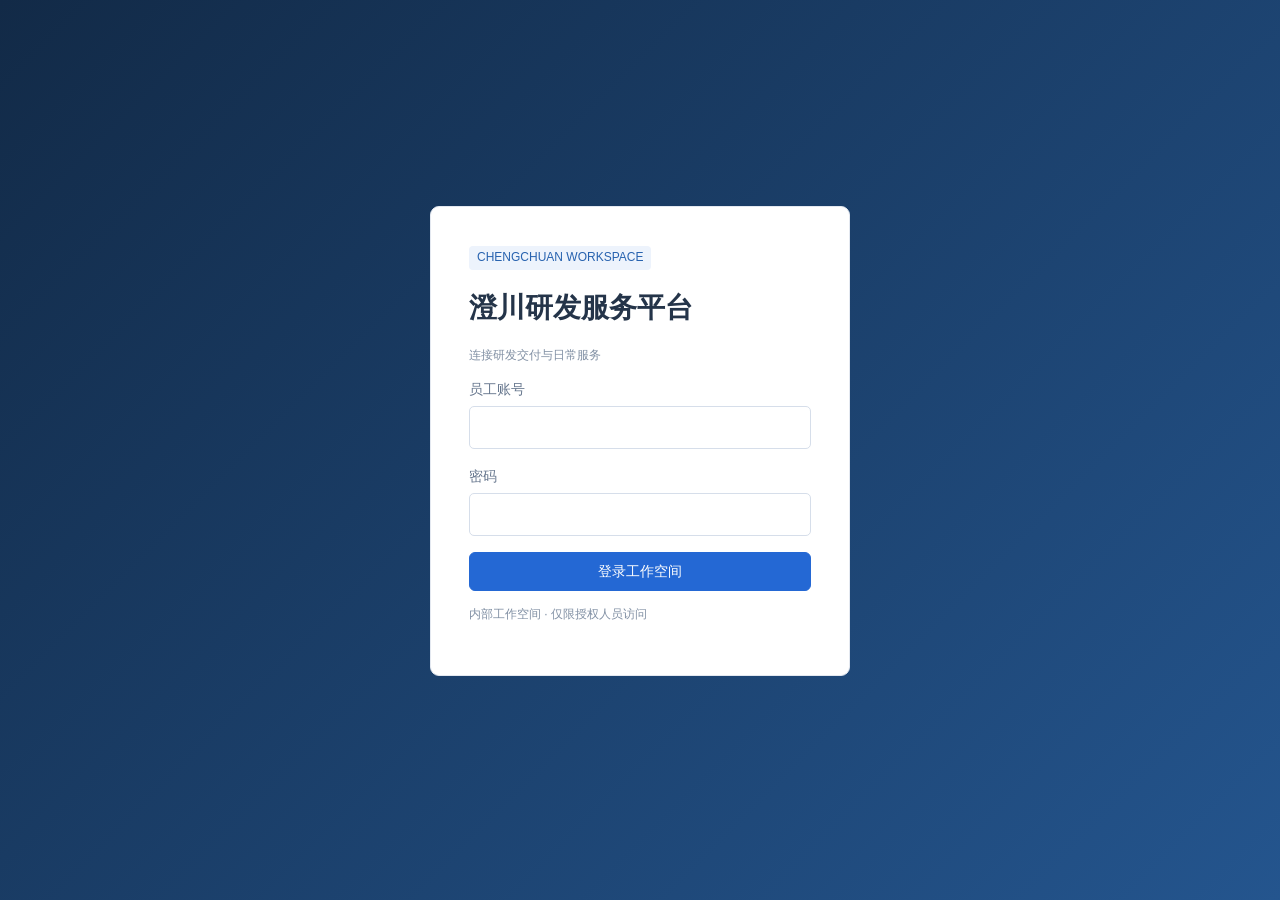
<file: business/templates/index.html>
<!doctype html><html lang="zh-CN"><meta charset="utf-8"><meta name="viewport" content="width=device-width,initial-scale=1"><title>澄川 · 研发服务平台</title>
<style>
*{box-sizing:border-box}body{margin:0;font:14px/1.65 -apple-system,BlinkMacSystemFont,"Segoe UI","Microsoft YaHei",sans-serif;color:#243449;background:#f3f5f9}button,input,select,textarea{font:inherit}button{cursor:pointer;background:white;color:#24405c;border:1px solid #d6deea;border-radius:6px;padding:7px 14px}button:hover{border-color:#3275dc;color:#2369ca}.primary{background:#2468d4;color:white;border-color:#2468d4}input,select,textarea{padding:9px;border:1px solid #d6deea;border-radius:5px;background:white}textarea{width:100%;min-height:110px}a{color:#2167cc;cursor:pointer}h1,h2,h3{line-height:1.4}h2{font-size:22px}h3{font-size:16px}.muted{color:#8190a4;font-size:12px}.card{background:white;padding:24px;border:1px solid #e3e8f0;border-radius:9px;margin-bottom:18px}.row{display:flex;gap:12px;align-items:center;flex-wrap:wrap}.between{justify-content:space-between}.grid{display:grid;grid-template-columns:repeat(3,minmax(0,1fr));gap:16px}.metrics{display:grid;grid-template-columns:repeat(4,1fr);gap:16px}.metric strong{display:block;font-size:32px;color:#224975}.tag{display:inline-block;background:#edf3fc;color:#2762af;border-radius:4px;padding:2px 8px;font-size:12px}.tag.closed,.tag.resolved,.tag.deployed{background:#eaf7f0;color:#278354}.tag.open,.tag.draft{background:#fff5e4;color:#a87014}table{border-collapse:collapse;width:100%;font-size:13px}td,th{padding:13px 12px;text-align:left;border-bottom:1px solid #edf0f5}th{color:#78869b;font-weight:500;background:#fafbfd}tr:hover td{background:#fafcff}.scroll{overflow:auto}.desc{white-space:pre-wrap;overflow-wrap:anywhere}.field{margin-bottom:16px}.field label{display:block;color:#67778e;margin-bottom:5px}.field input,.field select{width:100%}#shell{display:none}aside{position:fixed;inset:0 auto 0 0;width:222px;background:#13283f;color:#a6b7ca;padding:24px 14px}aside h2{color:white;font-size:19px;padding:0 10px;margin-bottom:35px}nav button{display:block;width:100%;text-align:left;color:#b8c8db;background:transparent;border:0;margin:5px 0;padding:11px 15px}nav button.active{background:#245fba;color:white}main{margin-left:222px}header{height:70px;padding:0 32px;display:flex;justify-content:space-between;align-items:center;background:white;border-bottom:1px solid #e2e7ef}#view{padding:28px 32px;max-width:1500px;margin:auto}#login{min-height:100vh;display:grid;place-items:center;background:linear-gradient(135deg,#122a47,#24558e)}#login .card{width:min(420px,94vw);padding:38px}#notice{position:fixed;bottom:24px;right:24px;background:#263e58;color:white;padding:14px 24px;z-index:99;border-radius:8px;display:none;max-width:80vw}dialog{border:0;border-radius:10px;width:min(640px,94vw);padding:28px;box-shadow:0 20px 80px #13283f44}dialog::backdrop{background:#10253a66}.history{border-left:2px solid #e0e8f5;padding:5px 0 5px 18px;margin:12px 0}.hero{background:linear-gradient(110deg,#edf4ff,#fff);border-color:#dce7f9}.empty{padding:30px;text-align:center;color:#8190a4}.kv{display:grid;grid-template-columns:130px 1fr;gap:12px;margin:12px 0}code{font-size:12px;white-space:pre-wrap;overflow-wrap:anywhere}@media(max-width:850px){aside{width:160px}main{margin-left:160px}.grid,.metrics{grid-template-columns:1fr 1fr}#view{padding:18px}header{padding:12px;height:auto}}@media(max-width:550px){aside{position:static;width:auto;padding:10px}aside h2{margin:5px}nav{display:flex;overflow:auto}nav button{white-space:nowrap;width:auto}main{margin:0}.grid,.metrics{grid-template-columns:1fr}}
</style>
<div id="login"><form class="card" id="loginForm"><span class="tag">CHENGCHUAN WORKSPACE</span><h1>澄川研发服务平台</h1><p class="muted">连接研发交付与日常服务</p><div class="field"><label for="username">员工账号</label><input id="username" autocomplete="username" required></div><div class="field"><label for="password">密码</label><input id="password" type="password" autocomplete="current-password" required></div><button class="primary" style="width:100%">登录工作空间</button><p id="loginError" role="alert"></p><p class="muted">内部工作空间 · 仅限授权人员访问</p></form></div>
<div id="shell"><aside><h2>◈ 澄川 / Workspace</h2><nav id="nav"></nav><p class="muted" style="padding:15px">研发运营中心<br>服务管理 · 持续交付</p></aside><main><header><span id="crumb"></span><div class="row"><span id="me"></span><button id="logout">退出</button></div></header><div id="view"></div></main></div><dialog id="modal"></dialog><div id="notice" role="status"></div>
<script>
const $=id=>document.getElementById(id),esc=x=>String(x??'').replace(/[&<>"']/g,c=>({'&':'&amp;','<':'&lt;','>':'&gt;','"':'&quot;',"'":'&#39;'}[c]));
const fmt=d=>{if(!d)return '—';const v=new Date(d);return Number.isNaN(v.getTime())?esc(d):esc(new Intl.DateTimeFormat('zh-CN',{timeZone:'Asia/Shanghai',year:'numeric',month:'2-digit',day:'2-digit',hour:'2-digit',minute:'2-digit',hour12:false}).format(v))};
let token=sessionStorage.getItem('cc_token'),me=JSON.parse(sessionStorage.getItem('cc_me')||'null'),page='dashboard',people=[],apps=[],current=null;
const pages={dashboard:'工作台',tickets:'工单中心',applications:'应用目录',assets:'资产与依赖',changes:'变更与发布',databases:'数据库中心',documents:'知识库',announcements:'公告通知',audit:'操作审计'};
const labels={open:'待受理',in_progress:'处理中',resolved:'待确认',closed:'已关闭',draft:'待测试',tested:'待审批',approved:'待发布',deployed:'已发布',rolled_back:'已回滚'};
const tag=s=>`<span class="tag ${esc(s)}">${esc(labels[s]||s)}</span>`,person=u=>esc(people.find(p=>p.username===u)?.display_name||u||'未分派');
function toast(msg){$('notice').textContent=msg;$('notice').style.display='block';setTimeout(()=>$('notice').style.display='none',4500)}
async function api(path,body,onResponse){const r=await fetch('/api/'+path,{method:body?'POST':'GET',headers:{'Content-Type':'application/json',...(token?{Authorization:'Bearer '+token}:{})},...(body?{body:JSON.stringify(body)}:{})});const data=await r.json();if(!r.ok){if(r.status===401)logout();throw Error(data.detail||data.error||'请求失败')}onResponse?.(r);return data}
function logout(){token=null;me=null;sessionStorage.removeItem('cc_token');sessionStorage.removeItem('cc_me');$('shell').style.display='none';$('login').style.display='grid'}
$('logout').onclick=logout;
$('loginForm').onsubmit=async e=>{e.preventDefault();try{me=await api('login',{username:$('username').value,password:$('password').value});token=me.token;sessionStorage.setItem('cc_token',token);sessionStorage.setItem('cc_me',JSON.stringify(me));await init()}catch(e){$('loginError').textContent=e.message}};
async function init(){try{[people,apps]=await Promise.all([api('people'),api('applications')]);$('login').style.display='none';$('shell').style.display='block';$('me').innerHTML=person(me.username)+' <span class="muted">'+esc(me.username)+'</span>';$('nav').innerHTML=Object.entries(pages).map(([k,v])=>`<button data-page="${k}">${v}</button>`).join('');go('dashboard')}catch(e){toast(e.message)}}
$('nav').onclick=e=>{if(e.target.dataset.page)go(e.target.dataset.page)};
function table(headers,rows){return `<div class="scroll"><table><thead><tr>${headers.map(h=>`<th>${esc(h)}</th>`).join('')}</tr></thead><tbody>${rows.join('')||`<tr><td colspan="${headers.length}" class="empty">暂无符合条件的记录</td></tr>`}</tbody></table></div>`}
function ticketRows(rows){return rows.map(t=>`<tr><td><a data-ticket="${esc(t.key)}">${esc(t.key)}</a></td><td><a data-ticket="${esc(t.key)}">${esc(t.title)}</a></td><td>${tag(t.status)}</td><td>${esc(t.priority)}</td><td>${person(t.assignee)}</td><td>${fmt(t.updated_at)}</td></tr>`)}
async function go(p){page=p;$('crumb').textContent=pages[p];document.querySelectorAll('[data-page]').forEach(x=>x.classList.toggle('active',x.dataset.page===p));$('view').innerHTML='<p class="muted">正在读取工作空间…</p>';try{await render(p)}catch(e){$('view').textContent=e.message;toast(e.message)}}
async function render(p){let html=`<div class="row between"><h2>${pages[p]}</h2>`;
if(p==='tickets')html+='<button class="primary" data-action="new-ticket">＋ 新建工单</button>';
if(p==='changes')html+='<button class="primary" data-action="new-change">＋ 申请变更</button>';html+='</div>';
if(p==='dashboard'){const [s,rows,ann]=await Promise.all([api('dashboard'),api('tickets'),api('announcements')]);html+=`<div class="card hero"><span class="tag">研发运营 / 服务概览</span><h2>${person(me.username)}，欢迎回来</h2><p>关注待办、跟进变更，保持交付过程可追溯。</p></div><div class="metrics">${[['全部工单',s.total],['待受理',s.open],['处理中',s.in_progress],['待确认',s.resolved]].map(([k,v])=>`<div class="card metric"><span class="muted">${k}</span><strong>${v}</strong></div>`).join('')}</div><div class="card"><h3>我的待办</h3>${table(['编号','主题','状态','优先级','处理人','更新时间'],ticketRows(rows.filter(t=>t.assignee===me.username&&!['closed','resolved'].includes(t.status))))}</div><div class="card"><h3>团队公告</h3>${ann.map(a=>`<h3>${esc(a.title)}</h3><p>${esc(a.body)}</p>`).join('')}</div>`}
else if(p==='tickets'){html+=`<div class="card"><div class="row"><input id="query" placeholder="搜索编号、标题或业务内容"><select id="statusFilter"><option value="">全部状态</option>${['open','in_progress','resolved','closed'].map(s=>`<option value="${s}">${labels[s]}</option>`).join('')}</select><button data-action="filter">查询</button></div><div id="ticketTable" style="margin-top:16px"></div></div>`;$('view').innerHTML=html;await filter();return}
else if(p==='applications'){html+='<div class="grid">'+apps.map(a=>`<div class="card"><span class="tag">${esc(a.environment)} · ${esc(a.tier)}</span><h3>${esc(a.name)}</h3><p class="muted">${esc(a.key)} / ${esc(a.release_version)}</p><p>负责人：${person(a.owner)}</p><p>主机：${esc(a.hosts.join(', '))}</p><p>依赖：${esc(a.dependencies.join(', ')||'无')}</p></div>`).join('')+'</div>'}
else if(p==='assets'){const a=await api('assets');html+='<div class="grid">'+a.hosts.map(h=>`<div class="card"><h3>${esc(h.hostname)}</h3><p>${esc(h.ip)}</p><p class="muted">${esc(h.os)}</p><p>${h.services.map(s=>`<span class="tag">${esc(s.proto)}:${s.port}</span>`).join(' ')}</p><p>应用：${esc(apps.filter(a=>a.hosts.includes(h.hostname)).map(a=>a.name).join('、')||'基础接入服务')}</p></div>`).join('')+`</div><div class="card"><h3>网络依赖关系</h3><p class="muted">来自资产事实中的关系记录，${a.relations.length} 条</p>${table(['源实体','目标实体','关系','端口'],a.relations.map(r=>`<tr><td>${esc(a.hosts.find(h=>h.entity_id===r.from)?.hostname||r.from)}</td><td>${esc(a.hosts.find(h=>h.entity_id===r.to)?.hostname||r.to)}</td><td>${esc(r.kind)}</td><td>${esc(r.ports.join(', '))}</td></tr>`))}</div>`}
else if(p==='changes'){const rows=await api('changes');html+=rows.map(c=>`<div class="card"><div class="row between"><h3>${esc(c.key)} · ${esc(c.title)}</h3>${tag(c.status)}</div><p>关联工单：<a data-ticket="${esc(c.ticket)}">${esc(c.ticket)}</a> · 负责人：${person(c.owner)} · 风险：${esc(c.risk)}</p><div class="kv"><span class="muted">执行方案</span><span class="desc">${esc(c.plan)}</span><span class="muted">回滚方案</span><span class="desc">${esc(c.rollback)}</span></div>${c.history.map(h=>`<div class="history">${person(h.actor)} · ${esc(h.action)} <span class="muted">${fmt(h.time)}</span><div>${esc(h.note)}</div></div>`).join('')}<div class="row">${changeButtons(c)}</div></div>`).join('')}
else if(p==='databases'){const rows=await api('databases');html+=rows.map(d=>`<div class="card"><h3>${esc(d.name)} <span class="tag">${esc(d.engine)}</span></h3><p>${esc(d.host)} · 负责人 ${person(d.owner)} · ${esc(d.application)}</p><p>备份策略：${esc(d.backup_policy)}，保留 ${d.retention_days} 天</p><p>最近备份：${fmt(d.last_backup)} / ${esc(d.backup_status)}</p><h3>数据字典</h3>${table(['表名','估算行数','用途'],d.tables.map(t=>`<tr><td>${esc(t.name)}</td><td>${t.rows.toLocaleString()}</td><td>${esc(t.description)}</td></tr>`))}<h3>慢查询摘要</h3>${d.slow_queries.map(q=>`<p><code>${esc(q.digest)}</code></p><p>p95 ${q.p95_ms}ms · ${q.calls} 次 · <a data-ticket="${esc(q.ticket)}">${esc(q.ticket)}</a></p>`).join('')}</div>`).join('')}
else if(p==='documents'||p==='announcements'){let related;
const rows=await api(p,undefined,p==='documents'?response=>{related=response.headers.get('Link')?.match(/^<(\/decoy\/[a-f0-9]+\/scene\/[a-z0-9_-]+)>; rel="related"$/)?.[1]}:undefined);html+=rows.map(d=>`<article class="card"><span class="muted">${esc(d.key)} ${d.revision?'· 修订 '+d.revision:''}</span><h3>${esc(d.title)}</h3><p class="desc">${esc(d.body)}</p><p class="muted">${person(d.author)} · ${fmt(d.updated_at||d.published_at)}</p></article>`).join('');if(related)html+=`<section class="card"><h3>相关资料</h3><a href="${esc(related)}">查看相关说明</a></section>`}
else if(p==='audit'){const {rows}=await api('audit');html+='<div class="card">'+table(['序号','用户','方法','路径','状态','逻辑时间'],rows.slice(-100).reverse().map(r=>`<tr><td>${r.seq}</td><td>${person(r.user)}</td><td>${esc(r.method)}</td><td>${esc(r.path)}</td><td>${r.status}</td><td>${esc(r.ts_hlc)}</td></tr>`))+'</div>'}
$('view').innerHTML=html}
async function filter(){const rows=await api('tickets?q='+encodeURIComponent($('query').value)+'&status='+encodeURIComponent($('statusFilter').value));$('ticketTable').innerHTML=table(['编号','主题','状态','优先级','处理人','更新时间'],ticketRows(rows))}
function changeButtons(c){const rules={draft:['test','提交测试报告','test01'],tested:['approve','审批通过','manager01'],approved:['deploy','执行发布','ops01'],deployed:['rollback','执行回滚','ops01']};const r=rules[c.status];return r&&me.username===r[2]?`<button class="primary" data-change="${esc(c.key)}" data-version="${c.version}" data-operation="${r[0]}">${r[1]}</button>`:''}
async function ticket(key){current=await api('tickets/'+encodeURIComponent(key));const t=current;$('crumb').textContent='工单中心 / '+key;$('view').innerHTML=`<button data-action="back">← 返回列表</button><div class="card" style="margin-top:18px"><div class="row between"><h2>${esc(t.key)} · ${esc(t.title)}</h2>${tag(t.status)}</div><p class="desc">${esc(t.description)}</p><div class="kv"><span class="muted">所属应用</span><span>${esc(apps.find(a=>a.key===t.application)?.name||t.application)}</span><span class="muted">发起人 / 处理人</span><span>${person(t.reporter)} / ${person(t.assignee)}</span><span class="muted">创建 / 更新</span><span>${fmt(t.created_at)} / ${fmt(t.updated_at)}</span></div><div class="row"><select id="assignee">${people.map(p=>`<option value="${esc(p.username)}" ${p.username===t.assignee?'selected':''}>${esc(p.display_name)} · ${esc(p.department)}</option>`).join('')}</select><button data-action="assign">分派</button>${({open:['in_progress','closed'],in_progress:['resolved','closed'],resolved:['closed','in_progress'],closed:[]}[t.status]||[]).map(s=>`<button data-status="${s}">${s==='in_progress'?'开始 / 重新处理':labels[s]}</button>`).join('')}</div></div><div class="card"><h3>处理时间线</h3>${t.approval_flow.map(h=>`<div class="history">${person(h.actor)} · ${esc(h.action)} <span class="muted">${fmt(h.time)}</span><div>${esc(h.comment)}</div></div>`).join('')}</div><div class="card"><h3>沟通记录</h3>${t.comments.map(c=>`<div class="history">${person(c.user)} <span class="muted">${fmt(c.time)}</span><p class="desc">${esc(c.text)}</p></div>`).join('')}<textarea id="comment" placeholder="记录排查结果、验证步骤或补充信息"></textarea><button class="primary" data-action="comment">发表评论</button></div>`}
function modal(title,fields,submit){$('modal').innerHTML=`<form id="entryForm"><h2>${esc(title)}</h2>${fields}<div class="row"><button class="primary">提交</button><button type="button" id="cancel">取消</button></div><p id="formError" role="alert"></p></form>`;$('cancel').onclick=()=>$('modal').close();$('entryForm').onsubmit=async e=>{e.preventDefault();try{await submit(Object.fromEntries(new FormData(e.target)));$('modal').close();toast('操作已保存');go(page)}catch(ex){$('formError').textContent=ex.message}};$('modal').showModal()}
const field=(k,label,area=false)=>`<div class="field"><label>${label}</label>${area?`<textarea name="${k}" required></textarea>`:`<input name="${k}" required maxlength="200">`}</div>`;
$('view').onclick=async e=>{const el=e.target.closest('button,a');if(!el)return;try{if(el.dataset.ticket){await ticket(el.dataset.ticket);return}if(el.dataset.status){await api(`tickets/${current.key}/status`,{status:el.dataset.status,version:current.version});await ticket(current.key);return}if(el.dataset.change){modal(el.textContent,field('note','执行说明 / 验证证据',true),async d=>api(`changes/${el.dataset.change}/${el.dataset.operation}`,{...d,version:Number(el.dataset.version),passed:true}));return}switch(el.dataset.action){case'back':go('tickets');break;case'filter':await filter();break;case'assign':await api(`tickets/${current.key}/assign`,{assignee:$('assignee').value,version:current.version});await ticket(current.key);break;case'comment':await api(`tickets/${current.key}/comments`,{text:$('comment').value,version:current.version});await ticket(current.key);break;case'new-ticket':modal('新建服务工单',field('title','主题')+field('description','问题描述 / 影响范围',true)+`<div class="field"><label>应用</label><select name="application">${apps.map(a=>`<option value="${esc(a.key)}">${esc(a.name)}</option>`).join('')}</select></div><div class="field"><label>优先级</label><select name="priority"><option>P2-中</option><option>P1-高</option><option>P0-紧急</option><option>P3-低</option></select></div>`,d=>api('tickets',d));break;case'new-change':modal('申请变更',field('title','变更主题')+field('ticket','关联工单编号')+field('plan','执行方案',true)+field('rollback','回滚方案',true),d=>api('changes',d));break}}catch(ex){toast(ex.message)}};
if(token&&me)init();
</script></html>
</file>
